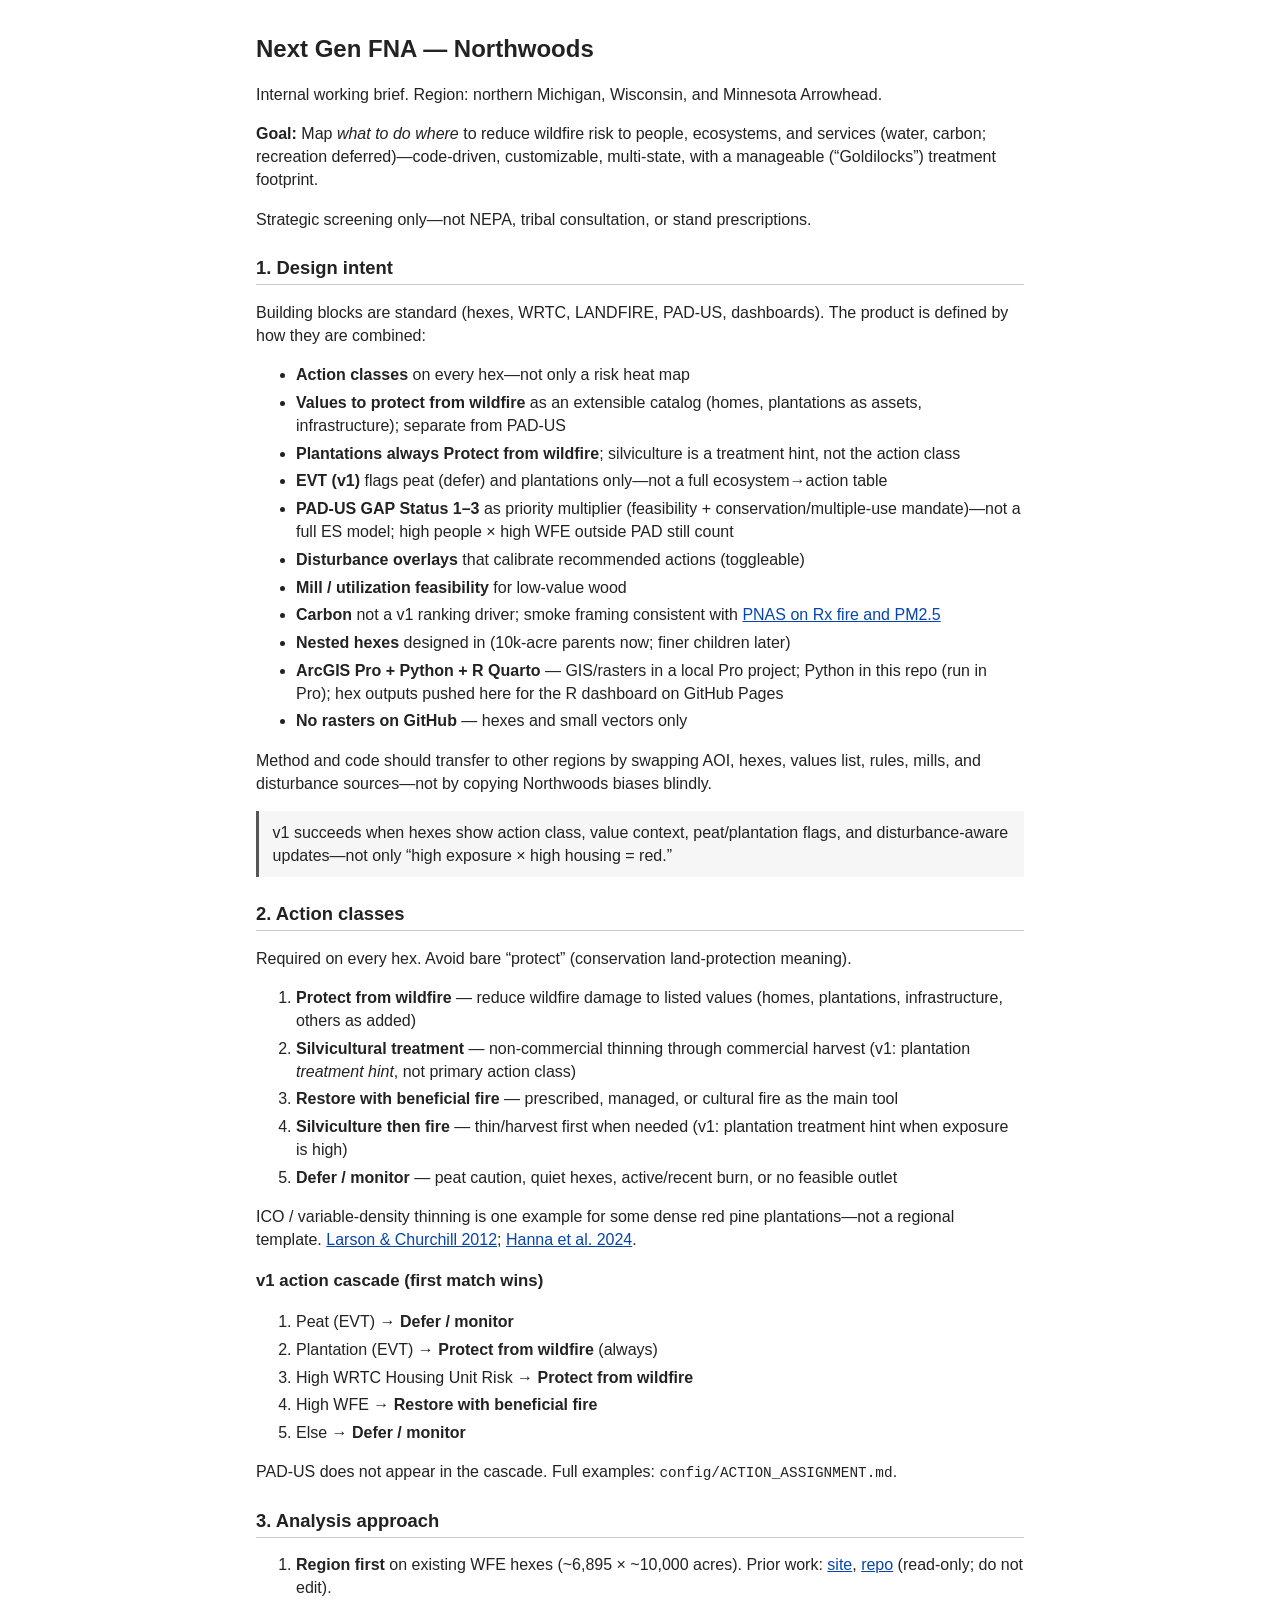
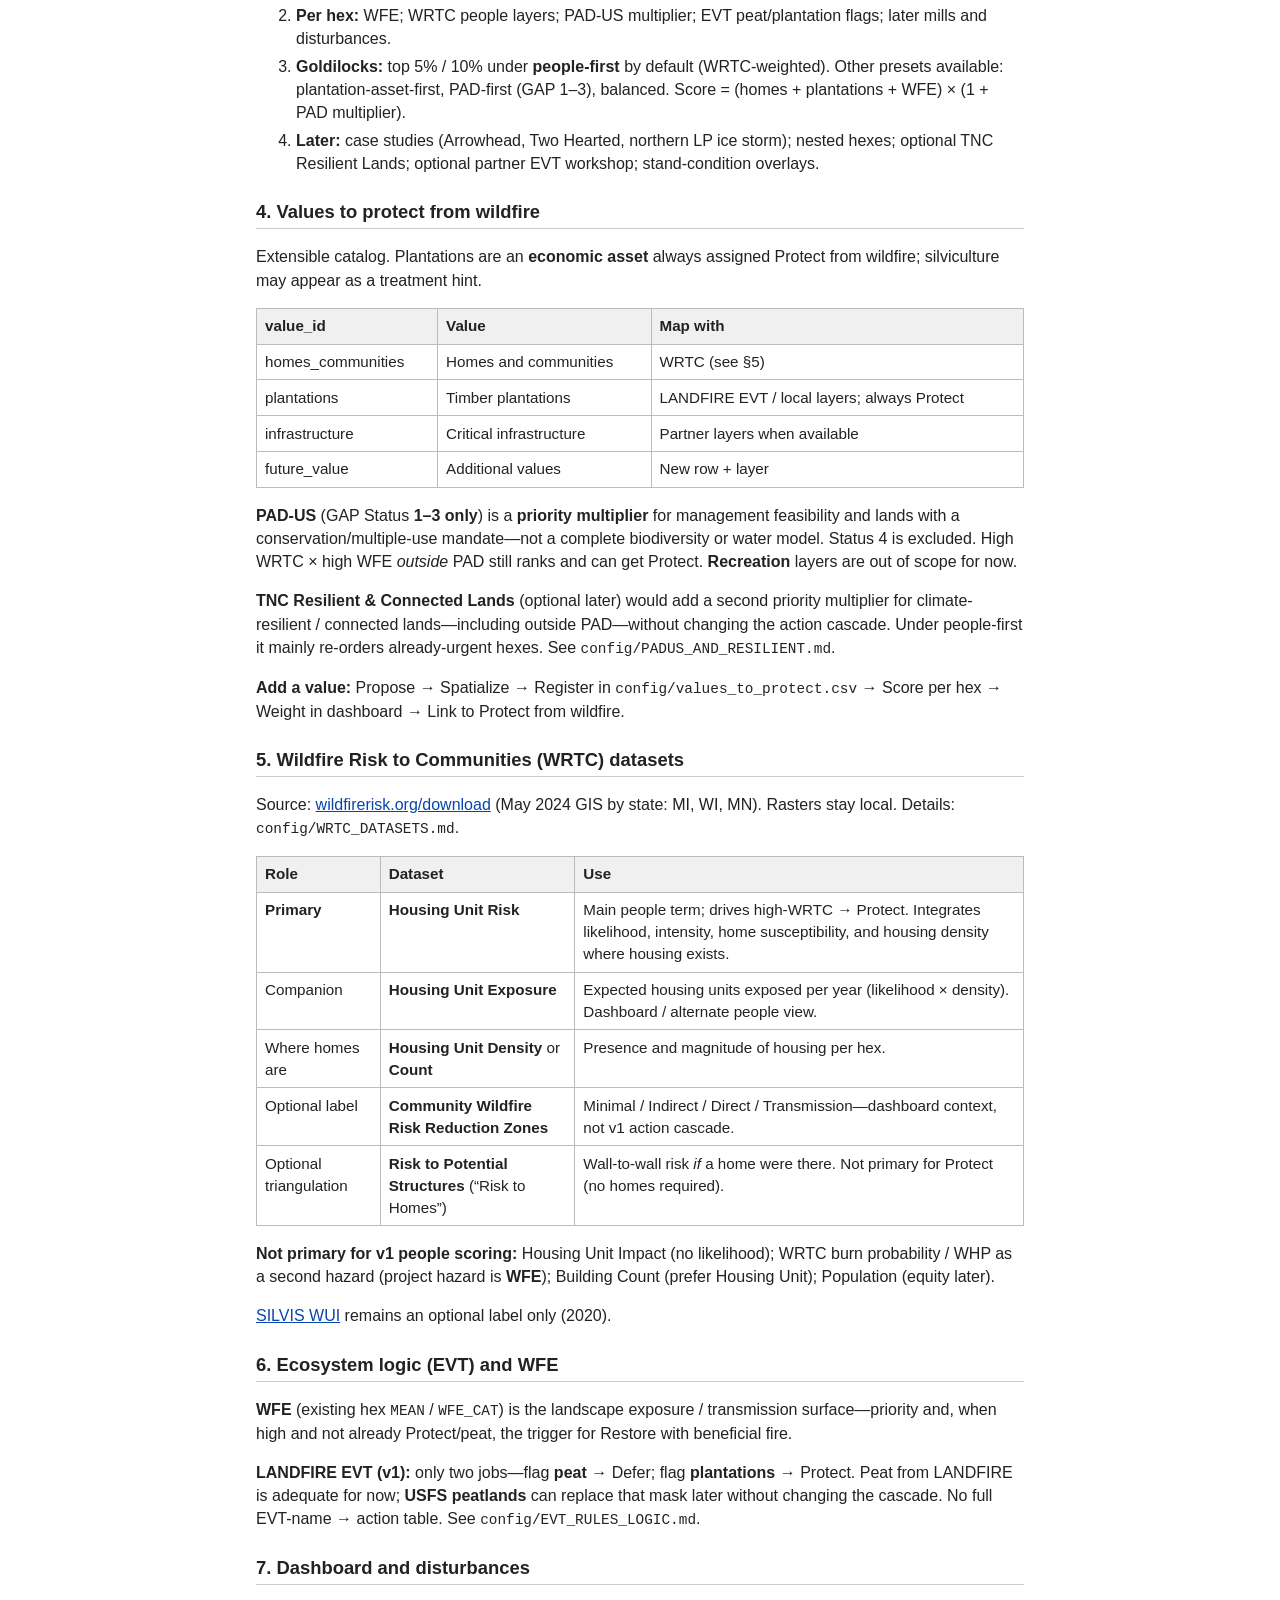
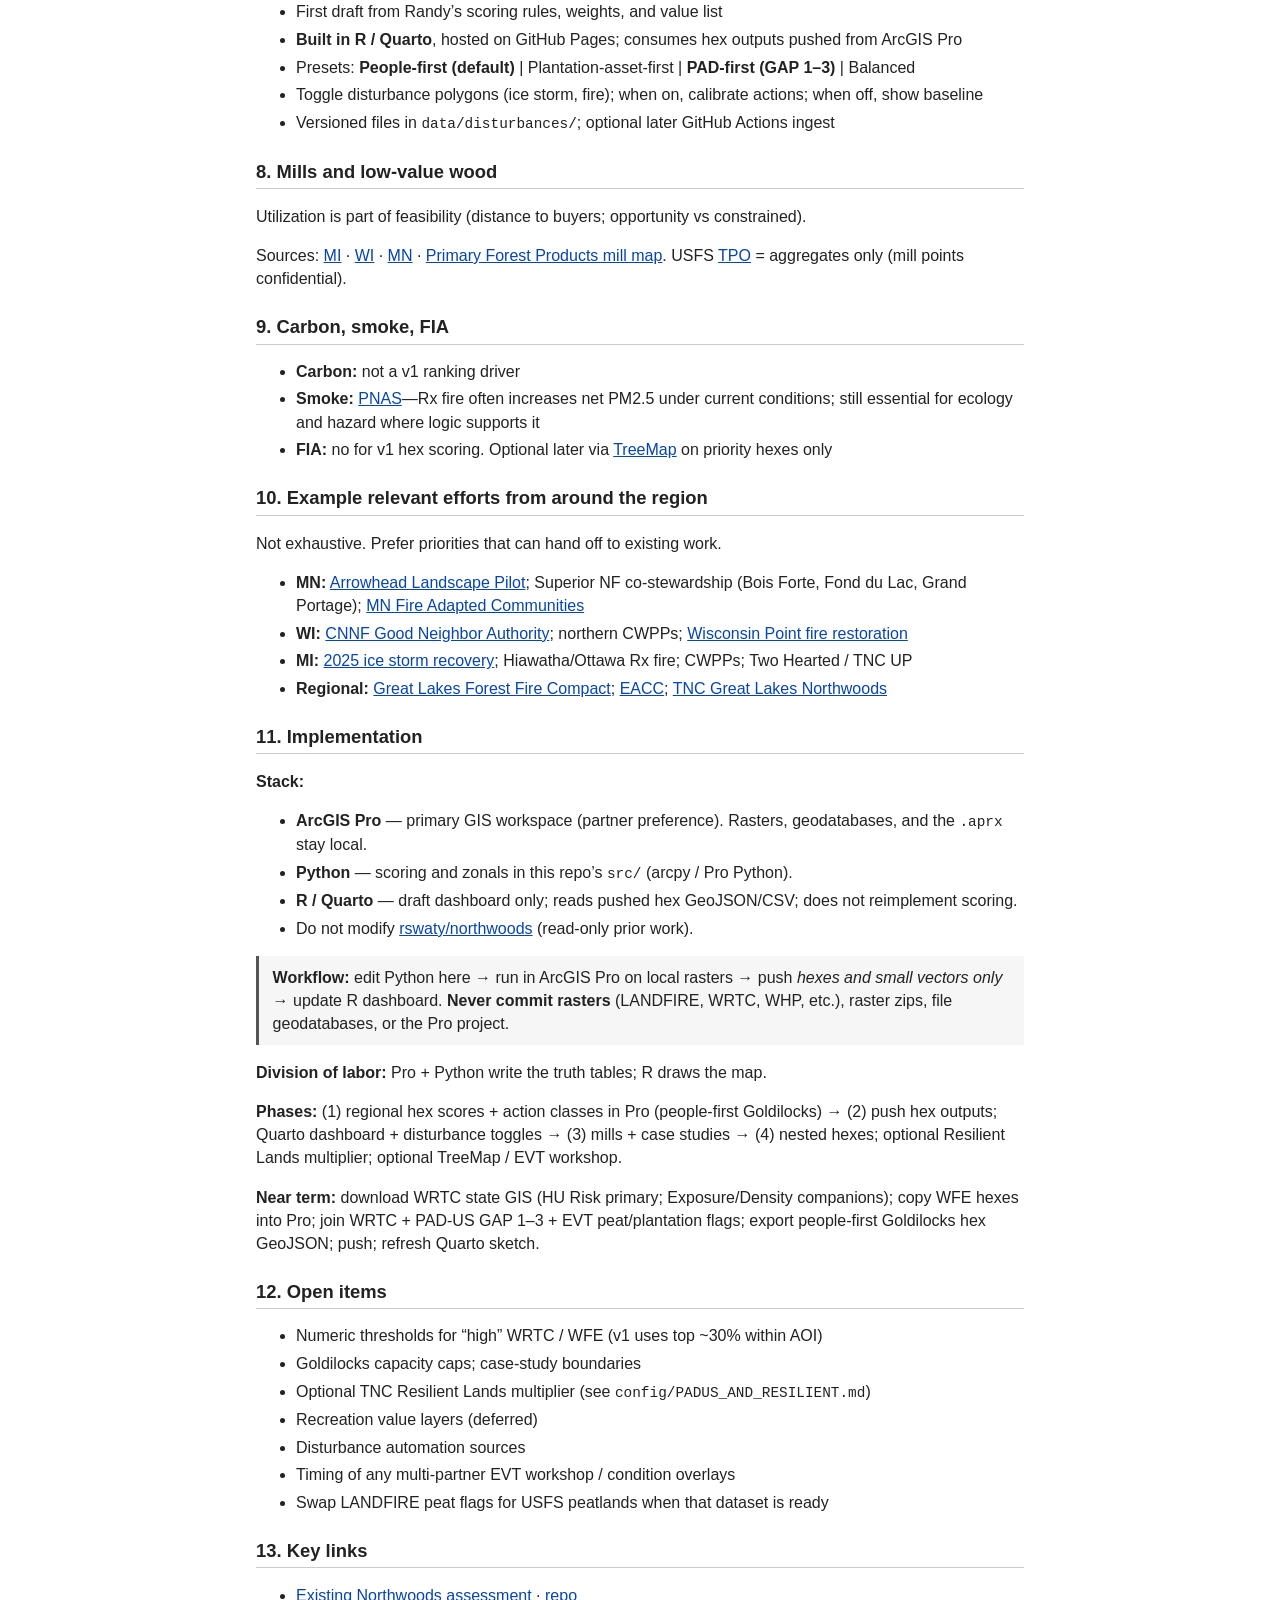
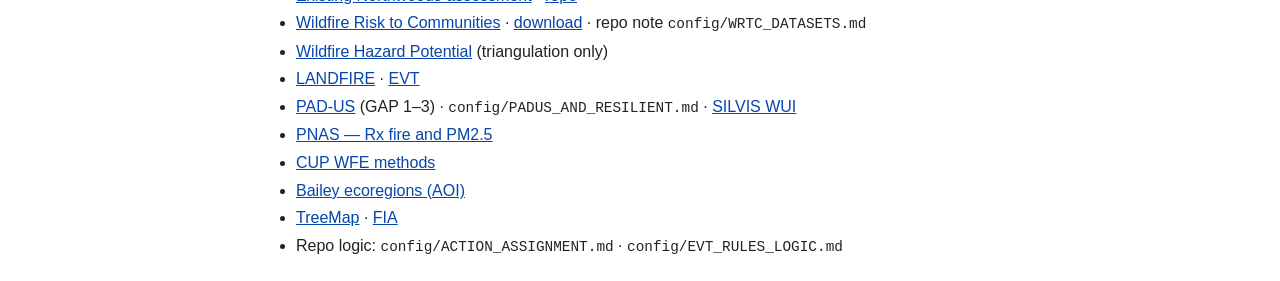
<file: next_gen_fna.html>
<!DOCTYPE html>
<html lang="en">
<head>
<meta charset="utf-8"/>
<title>Next Gen FNA — Northwoods</title>
<style>
  body { font-family: Calibri, Arial, sans-serif; max-width: 48rem; margin: 2rem auto; line-height: 1.45; color: #222; padding: 0 1rem; }
  h1 { font-size: 1.5rem; }
  h2 { font-size: 1.15rem; margin-top: 1.5rem; border-bottom: 1px solid #ccc; padding-bottom: 0.15rem; }
  h3 { font-size: 1.05rem; margin-top: 1.1rem; }
  ul, ol { margin-top: 0.35rem; }
  li { margin-bottom: 0.28rem; }
  table { border-collapse: collapse; width: 100%; margin: 0.6rem 0 1rem; font-size: 0.95rem; }
  th, td { border: 1px solid #bbb; padding: 0.4rem 0.5rem; text-align: left; vertical-align: top; }
  th { background: #f0f0f0; }
  .note { background: #f6f6f6; padding: 0.6rem 0.85rem; border-left: 3px solid #555; margin: 0.75rem 0; }
  a { color: #0645ad; }
  code { font-family: Consolas, monospace; font-size: 0.9em; }
</style>
</head>
<body>

<h1>Next Gen FNA — Northwoods</h1>
<p>Internal working brief. Region: northern Michigan, Wisconsin, and Minnesota Arrowhead.</p>
<p><strong>Goal:</strong> Map <em>what to do where</em> to reduce wildfire risk to people, ecosystems, and services (water, carbon; recreation deferred)—code-driven, customizable, multi-state, with a manageable (“Goldilocks”) treatment footprint.</p>
<p>Strategic screening only—not NEPA, tribal consultation, or stand prescriptions.</p>

<h2>1. Design intent</h2>
<p>Building blocks are standard (hexes, WRTC, LANDFIRE, PAD-US, dashboards). The product is defined by how they are combined:</p>
<ul>
  <li><strong>Action classes</strong> on every hex—not only a risk heat map</li>
  <li><strong>Values to protect from wildfire</strong> as an extensible catalog (homes, plantations as assets, infrastructure); separate from PAD-US</li>
  <li><strong>Plantations always Protect from wildfire</strong>; silviculture is a treatment hint, not the action class</li>
  <li><strong>EVT (v1)</strong> flags peat (defer) and plantations only—not a full ecosystem→action table</li>
  <li><strong>PAD-US GAP Status 1–3</strong> as priority multiplier (feasibility + conservation/multiple-use mandate)—not a full ES model; high people × high WFE outside PAD still count</li>
  <li><strong>Disturbance overlays</strong> that calibrate recommended actions (toggleable)</li>
  <li><strong>Mill / utilization feasibility</strong> for low-value wood</li>
  <li><strong>Carbon</strong> not a v1 ranking driver; smoke framing consistent with <a href="https://www.pnas.org/doi/10.1073/pnas.2613722123">PNAS on Rx fire and PM2.5</a></li>
  <li><strong>Nested hexes</strong> designed in (10k-acre parents now; finer children later)</li>
  <li><strong>ArcGIS Pro + Python + R Quarto</strong> — GIS/rasters in a local Pro project; Python in this repo (run in Pro); hex outputs pushed here for the R dashboard on GitHub Pages</li>
  <li><strong>No rasters on GitHub</strong> — hexes and small vectors only</li>
</ul>
<p>Method and code should transfer to other regions by swapping AOI, hexes, values list, rules, mills, and disturbance sources—not by copying Northwoods biases blindly.</p>
<p class="note">v1 succeeds when hexes show action class, value context, peat/plantation flags, and disturbance-aware updates—not only “high exposure × high housing = red.”</p>

<h2>2. Action classes</h2>
<p>Required on every hex. Avoid bare “protect” (conservation land-protection meaning).</p>
<ol>
  <li><strong>Protect from wildfire</strong> — reduce wildfire damage to listed values (homes, plantations, infrastructure, others as added)</li>
  <li><strong>Silvicultural treatment</strong> — non-commercial thinning through commercial harvest (v1: plantation <em>treatment hint</em>, not primary action class)</li>
  <li><strong>Restore with beneficial fire</strong> — prescribed, managed, or cultural fire as the main tool</li>
  <li><strong>Silviculture then fire</strong> — thin/harvest first when needed (v1: plantation treatment hint when exposure is high)</li>
  <li><strong>Defer / monitor</strong> — peat caution, quiet hexes, active/recent burn, or no feasible outlet</li>
</ol>
<p>ICO / variable-density thinning is one example for some dense red pine plantations—not a regional template. <a href="https://doi.org/10.1016/j.foreco.2012.02.033">Larson &amp; Churchill 2012</a>; <a href="https://pmc.ncbi.nlm.nih.gov/articles/PMC11082040/">Hanna et al. 2024</a>.</p>

<h3>v1 action cascade (first match wins)</h3>
<ol>
  <li>Peat (EVT) → <strong>Defer / monitor</strong></li>
  <li>Plantation (EVT) → <strong>Protect from wildfire</strong> (always)</li>
  <li>High WRTC Housing Unit Risk → <strong>Protect from wildfire</strong></li>
  <li>High WFE → <strong>Restore with beneficial fire</strong></li>
  <li>Else → <strong>Defer / monitor</strong></li>
</ol>
<p>PAD-US does not appear in the cascade. Full examples: <code>config/ACTION_ASSIGNMENT.md</code>.</p>

<h2>3. Analysis approach</h2>
<ol>
  <li><strong>Region first</strong> on existing WFE hexes (~6,895 × ~10,000 acres). Prior work: <a href="https://rswaty.github.io/northwoods/">site</a>, <a href="https://github.com/rswaty/northwoods">repo</a> (read-only; do not edit).</li>
  <li><strong>Per hex:</strong> WFE; WRTC people layers; PAD-US multiplier; EVT peat/plantation flags; later mills and disturbances.</li>
  <li><strong>Goldilocks:</strong> top 5% / 10% under <strong>people-first</strong> by default (WRTC-weighted). Other presets available: plantation-asset-first, PAD-first (GAP 1–3), balanced. Score = (homes + plantations + WFE) × (1 + PAD multiplier).</li>
  <li><strong>Later:</strong> case studies (Arrowhead, Two Hearted, northern LP ice storm); nested hexes; optional TNC Resilient Lands; optional partner EVT workshop; stand-condition overlays.</li>
</ol>

<h2>4. Values to protect from wildfire</h2>
<p>Extensible catalog. Plantations are an <strong>economic asset</strong> always assigned Protect from wildfire; silviculture may appear as a treatment hint.</p>
<table>
  <tr><th>value_id</th><th>Value</th><th>Map with</th></tr>
  <tr><td>homes_communities</td><td>Homes and communities</td><td>WRTC (see §5)</td></tr>
  <tr><td>plantations</td><td>Timber plantations</td><td>LANDFIRE EVT / local layers; always Protect</td></tr>
  <tr><td>infrastructure</td><td>Critical infrastructure</td><td>Partner layers when available</td></tr>
  <tr><td>future_value</td><td>Additional values</td><td>New row + layer</td></tr>
</table>
<p><strong>PAD-US</strong> (GAP Status <strong>1–3 only</strong>) is a <strong>priority multiplier</strong> for management feasibility and lands with a conservation/multiple-use mandate—not a complete biodiversity or water model. Status 4 is excluded. High WRTC × high WFE <em>outside</em> PAD still ranks and can get Protect. <strong>Recreation</strong> layers are out of scope for now.</p>
<p><strong>TNC Resilient &amp; Connected Lands</strong> (optional later) would add a second priority multiplier for climate-resilient / connected lands—including outside PAD—without changing the action cascade. Under people-first it mainly re-orders already-urgent hexes. See <code>config/PADUS_AND_RESILIENT.md</code>.</p>
<p><strong>Add a value:</strong> Propose → Spatialize → Register in <code>config/values_to_protect.csv</code> → Score per hex → Weight in dashboard → Link to Protect from wildfire.</p>

<h2>5. Wildfire Risk to Communities (WRTC) datasets</h2>
<p>Source: <a href="https://wildfirerisk.org/download/">wildfirerisk.org/download</a> (May 2024 GIS by state: MI, WI, MN). Rasters stay local. Details: <code>config/WRTC_DATASETS.md</code>.</p>
<table>
  <tr><th>Role</th><th>Dataset</th><th>Use</th></tr>
  <tr><td><strong>Primary</strong></td><td><strong>Housing Unit Risk</strong></td><td>Main people term; drives high-WRTC → Protect. Integrates likelihood, intensity, home susceptibility, and housing density where housing exists.</td></tr>
  <tr><td>Companion</td><td><strong>Housing Unit Exposure</strong></td><td>Expected housing units exposed per year (likelihood × density). Dashboard / alternate people view.</td></tr>
  <tr><td>Where homes are</td><td><strong>Housing Unit Density</strong> or <strong>Count</strong></td><td>Presence and magnitude of housing per hex.</td></tr>
  <tr><td>Optional label</td><td><strong>Community Wildfire Risk Reduction Zones</strong></td><td>Minimal / Indirect / Direct / Transmission—dashboard context, not v1 action cascade.</td></tr>
  <tr><td>Optional triangulation</td><td><strong>Risk to Potential Structures</strong> (“Risk to Homes”)</td><td>Wall-to-wall risk <em>if</em> a home were there. Not primary for Protect (no homes required).</td></tr>
</table>
<p><strong>Not primary for v1 people scoring:</strong> Housing Unit Impact (no likelihood); WRTC burn probability / WHP as a second hazard (project hazard is <strong>WFE</strong>); Building Count (prefer Housing Unit); Population (equity later).</p>
<p><a href="https://silvis.forest.wisc.edu/data/wui-change/">SILVIS WUI</a> remains an optional label only (2020).</p>

<h2>6. Ecosystem logic (EVT) and WFE</h2>
<p><strong>WFE</strong> (existing hex <code>MEAN</code> / <code>WFE_CAT</code>) is the landscape exposure / transmission surface—priority and, when high and not already Protect/peat, the trigger for Restore with beneficial fire.</p>
<p><strong>LANDFIRE EVT (v1):</strong> only two jobs—flag <strong>peat</strong> → Defer; flag <strong>plantations</strong> → Protect. Peat from LANDFIRE is adequate for now; <strong>USFS peatlands</strong> can replace that mask later without changing the cascade. No full EVT-name → action table. See <code>config/EVT_RULES_LOGIC.md</code>.</p>

<h2>7. Dashboard and disturbances</h2>
<ul>
  <li>First draft from Randy’s scoring rules, weights, and value list</li>
  <li><strong>Built in R / Quarto</strong>, hosted on GitHub Pages; consumes hex outputs pushed from ArcGIS Pro</li>
  <li>Presets: <strong>People-first (default)</strong> | Plantation-asset-first | <strong>PAD-first (GAP 1–3)</strong> | Balanced</li>
  <li>Toggle disturbance polygons (ice storm, fire); when on, calibrate actions; when off, show baseline</li>
  <li>Versioned files in <code>data/disturbances/</code>; optional later GitHub Actions ingest</li>
</ul>

<h2>8. Mills and low-value wood</h2>
<p>Utilization is part of feasibility (distance to buyers; opportunity vs constrained).</p>
<p>Sources: <a href="https://www2.dnr.state.mi.us/mfid/">MI</a> · <a href="https://dnr.wisconsin.gov/topic/forestbusinesses/industries">WI</a> · <a href="https://www.dnr.state.mn.us/forestry/um/index.html">MN</a> · <a href="https://primary.forestproductslocator.org/mill-map">Primary Forest Products mill map</a>. USFS <a href="https://research.fs.usda.gov/programs/nrum">TPO</a> = aggregates only (mill points confidential).</p>

<h2>9. Carbon, smoke, FIA</h2>
<ul>
  <li><strong>Carbon:</strong> not a v1 ranking driver</li>
  <li><strong>Smoke:</strong> <a href="https://www.pnas.org/doi/10.1073/pnas.2613722123">PNAS</a>—Rx fire often increases net PM2.5 under current conditions; still essential for ecology and hazard where logic supports it</li>
  <li><strong>FIA:</strong> no for v1 hex scoring. Optional later via <a href="https://research.fs.usda.gov/firelab/products/dataandtools/treemap-tree-level-model-united-states-forests">TreeMap</a> on priority hexes only</li>
</ul>

<h2>10. Example relevant efforts from around the region</h2>
<p>Not exhaustive. Prefer priorities that can hand off to existing work.</p>
<ul>
  <li><strong>MN:</strong> <a href="https://www.fs.usda.gov/r09/superior/natural-resources/forest-management/arrowhead-landscape-pilot-project">Arrowhead Landscape Pilot</a>; Superior NF co-stewardship (Bois Forte, Fond du Lac, Grand Portage); <a href="https://www.minnesotafac.org/">MN Fire Adapted Communities</a></li>
  <li><strong>WI:</strong> <a href="https://dnr.wisconsin.gov/topic/forestmanagement/gnaGeneralInfo">CNNF Good Neighbor Authority</a>; northern CWPPs; <a href="https://www.superiorwi.gov/DocumentCenter/View/16070/Wisconsin_Point_Fire_Restoration_Fact_Sheet_2025">Wisconsin Point fire restoration</a></li>
  <li><strong>MI:</strong> <a href="https://www.michigan.gov/dnr/about/newsroom/storm-recovery">2025 ice storm recovery</a>; Hiawatha/Ottawa Rx fire; CWPPs; Two Hearted / TNC UP</li>
  <li><strong>Regional:</strong> <a href="https://compacts.csg.org/compact/great-lakes-forest-fire-compact/">Great Lakes Forest Fire Compact</a>; <a href="https://gacc.nifc.gov/eacc/">EACC</a>; <a href="https://www.nature.org/en-us/about-us/where-we-work/priority-landscapes/great-lakes/stories-in-the-great-lakes/great-lakes-northwoods/">TNC Great Lakes Northwoods</a></li>
</ul>

<h2>11. Implementation</h2>
<p><strong>Stack:</strong></p>
<ul>
  <li><strong>ArcGIS Pro</strong> — primary GIS workspace (partner preference). Rasters, geodatabases, and the <code>.aprx</code> stay local.</li>
  <li><strong>Python</strong> — scoring and zonals in this repo’s <code>src/</code> (arcpy / Pro Python).</li>
  <li><strong>R / Quarto</strong> — draft dashboard only; reads pushed hex GeoJSON/CSV; does not reimplement scoring.</li>
  <li>Do not modify <a href="https://github.com/rswaty/northwoods">rswaty/northwoods</a> (read-only prior work).</li>
</ul>
<p class="note"><strong>Workflow:</strong> edit Python here → run in ArcGIS Pro on local rasters → push <em>hexes and small vectors only</em> → update R dashboard. <strong>Never commit rasters</strong> (LANDFIRE, WRTC, WHP, etc.), raster zips, file geodatabases, or the Pro project.</p>
<p><strong>Division of labor:</strong> Pro + Python write the truth tables; R draws the map.</p>
<p><strong>Phases:</strong> (1) regional hex scores + action classes in Pro (people-first Goldilocks) → (2) push hex outputs; Quarto dashboard + disturbance toggles → (3) mills + case studies → (4) nested hexes; optional Resilient Lands multiplier; optional TreeMap / EVT workshop.</p>
<p><strong>Near term:</strong> download WRTC state GIS (HU Risk primary; Exposure/Density companions); copy WFE hexes into Pro; join WRTC + PAD-US GAP 1–3 + EVT peat/plantation flags; export people-first Goldilocks hex GeoJSON; push; refresh Quarto sketch.</p>

<h2>12. Open items</h2>
<ul>
  <li>Numeric thresholds for “high” WRTC / WFE (v1 uses top ~30% within AOI)</li>
  <li>Goldilocks capacity caps; case-study boundaries</li>
  <li>Optional TNC Resilient Lands multiplier (see <code>config/PADUS_AND_RESILIENT.md</code>)</li>
  <li>Recreation value layers (deferred)</li>
  <li>Disturbance automation sources</li>
  <li>Timing of any multi-partner EVT workshop / condition overlays</li>
  <li>Swap LANDFIRE peat flags for USFS peatlands when that dataset is ready</li>
</ul>

<h2>13. Key links</h2>
<ul>
  <li><a href="https://rswaty.github.io/northwoods/">Existing Northwoods assessment</a> · <a href="https://github.com/rswaty/northwoods">repo</a></li>
  <li><a href="https://wildfirerisk.org/">Wildfire Risk to Communities</a> · <a href="https://wildfirerisk.org/download/">download</a> · repo note <code>config/WRTC_DATASETS.md</code></li>
  <li><a href="https://research.fs.usda.gov/firelab/products/dataandtools/wildfire-hazard-potential">Wildfire Hazard Potential</a> (triangulation only)</li>
  <li><a href="https://landfire.gov/">LANDFIRE</a> · <a href="https://landfire.gov/vegetation/evt">EVT</a></li>
  <li><a href="https://www.usgs.gov/programs/gap-analysis-project/science/pad-us-data-download">PAD-US</a> (GAP 1–3) · <code>config/PADUS_AND_RESILIENT.md</code> · <a href="https://silvis.forest.wisc.edu/data/wui-change/">SILVIS WUI</a></li>
  <li><a href="https://www.pnas.org/doi/10.1073/pnas.2613722123">PNAS — Rx fire and PM2.5</a></li>
  <li><a href="https://conservation-data-lab.github.io/cup_assessment/fire.html">CUP WFE methods</a></li>
  <li><a href="https://doi.org/10.2737/RDS-2016-0003">Bailey ecoregions (AOI)</a></li>
  <li><a href="https://data.fs.usda.gov/geodata/rastergateway/treemap/">TreeMap</a> · <a href="https://research.fs.usda.gov/programs/fia">FIA</a></li>
  <li>Repo logic: <code>config/ACTION_ASSIGNMENT.md</code> · <code>config/EVT_RULES_LOGIC.md</code></li>
</ul>

</body>
</html>
</file>
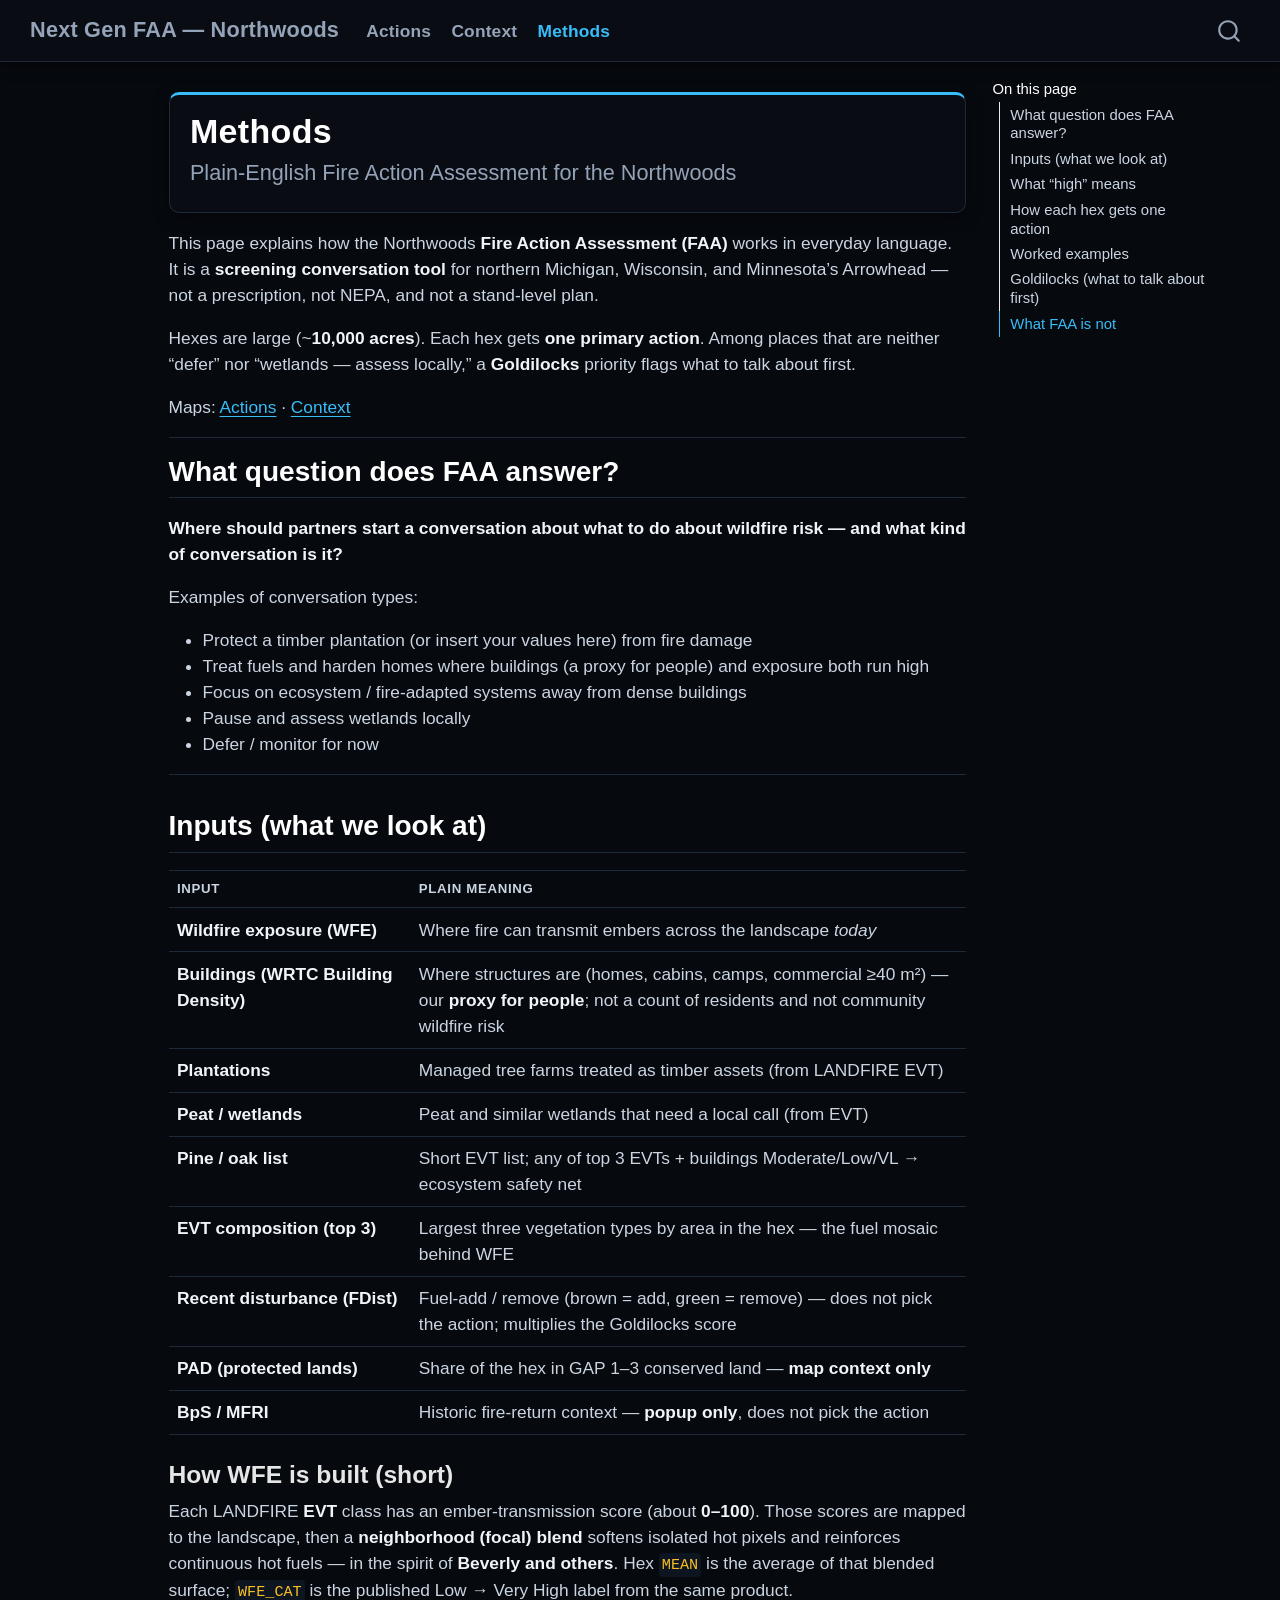
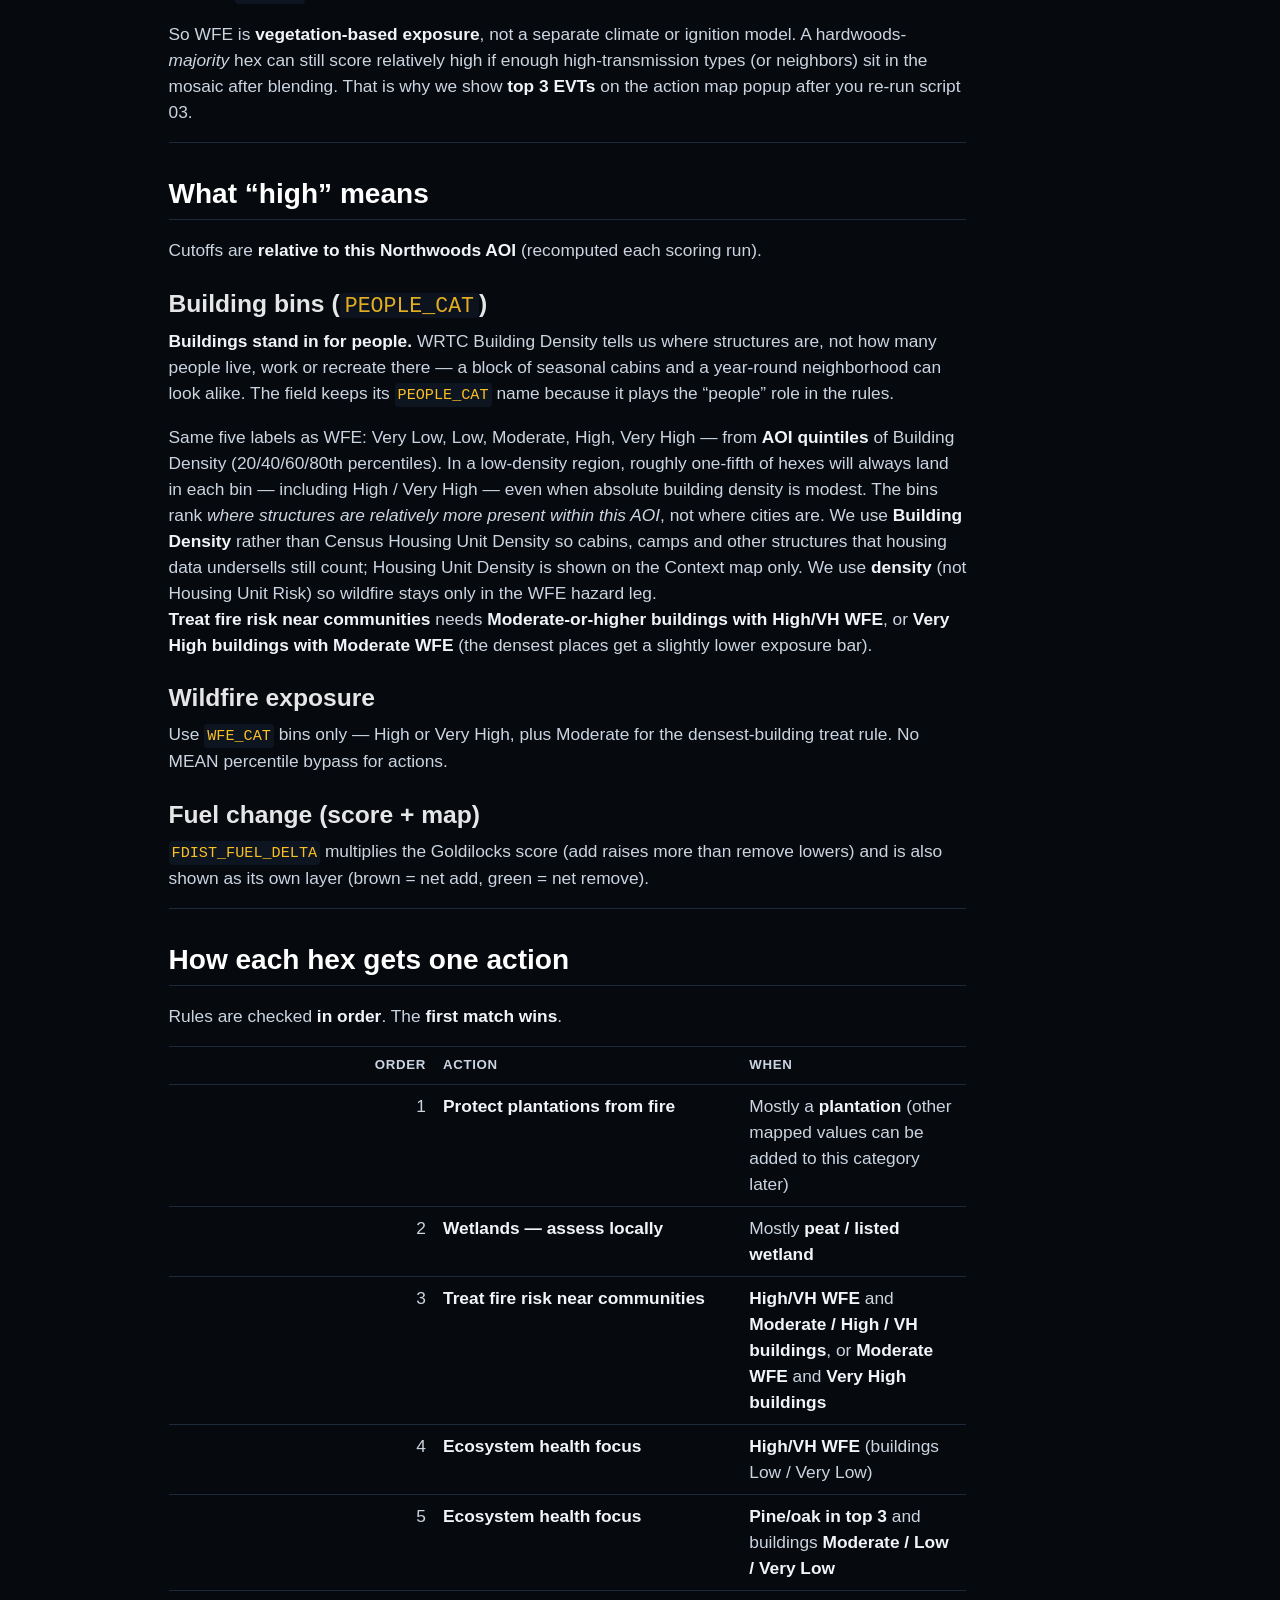
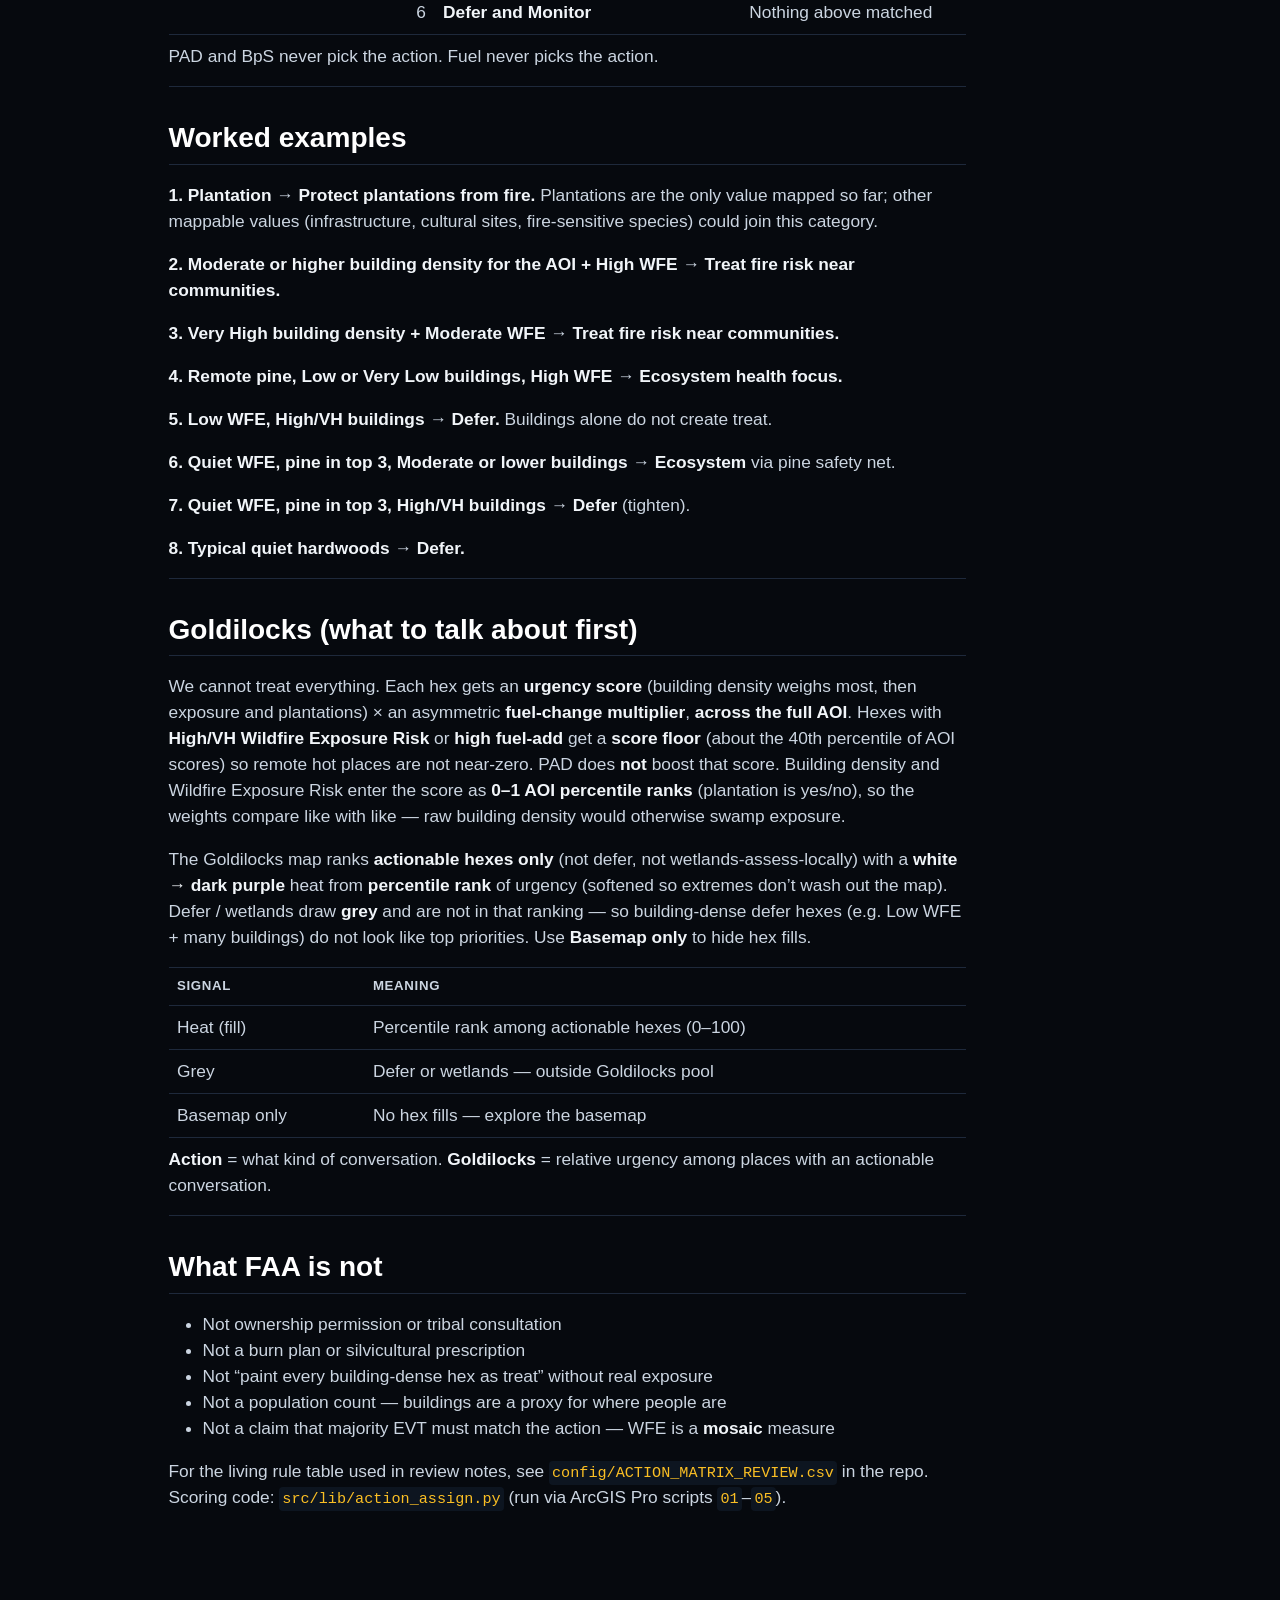
<file: docs/methods.html>
<!DOCTYPE html>
<html xmlns="http://www.w3.org/1999/xhtml" lang="en" xml:lang="en"><head>

<meta charset="utf-8">
<meta name="generator" content="quarto-1.6.42">

<meta name="viewport" content="width=device-width, initial-scale=1.0, user-scalable=yes">


<title>Methods – Next Gen FAA — Northwoods</title>
<style>
code{white-space: pre-wrap;}
span.smallcaps{font-variant: small-caps;}
div.columns{display: flex; gap: min(4vw, 1.5em);}
div.column{flex: auto; overflow-x: auto;}
div.hanging-indent{margin-left: 1.5em; text-indent: -1.5em;}
ul.task-list{list-style: none;}
ul.task-list li input[type="checkbox"] {
  width: 0.8em;
  margin: 0 0.8em 0.2em -1em; /* quarto-specific, see https://github.com/quarto-dev/quarto-cli/issues/4556 */ 
  vertical-align: middle;
}
</style>


<script src="site_libs/quarto-nav/quarto-nav.js"></script>
<script src="site_libs/quarto-nav/headroom.min.js"></script>
<script src="site_libs/clipboard/clipboard.min.js"></script>
<script src="site_libs/quarto-search/autocomplete.umd.js"></script>
<script src="site_libs/quarto-search/fuse.min.js"></script>
<script src="site_libs/quarto-search/quarto-search.js"></script>
<meta name="quarto:offset" content="./">
<script src="site_libs/quarto-html/quarto.js"></script>
<script src="site_libs/quarto-html/popper.min.js"></script>
<script src="site_libs/quarto-html/tippy.umd.min.js"></script>
<script src="site_libs/quarto-html/anchor.min.js"></script>
<link href="site_libs/quarto-html/tippy.css" rel="stylesheet">
<link href="site_libs/quarto-html/quarto-syntax-highlighting-dark-b53751a350365c71b6c909e95f209ed1.css" rel="stylesheet" id="quarto-text-highlighting-styles">
<script src="site_libs/bootstrap/bootstrap.min.js"></script>
<link href="site_libs/bootstrap/bootstrap-icons.css" rel="stylesheet">
<link href="site_libs/bootstrap/bootstrap-1c4399fa823d7ebac2a5662ba207351f.min.css" rel="stylesheet" append-hash="true" id="quarto-bootstrap" data-mode="dark">
<script id="quarto-search-options" type="application/json">{
  "location": "navbar",
  "copy-button": false,
  "collapse-after": 3,
  "panel-placement": "end",
  "type": "overlay",
  "limit": 50,
  "keyboard-shortcut": [
    "f",
    "/",
    "s"
  ],
  "show-item-context": false,
  "language": {
    "search-no-results-text": "No results",
    "search-matching-documents-text": "matching documents",
    "search-copy-link-title": "Copy link to search",
    "search-hide-matches-text": "Hide additional matches",
    "search-more-match-text": "more match in this document",
    "search-more-matches-text": "more matches in this document",
    "search-clear-button-title": "Clear",
    "search-text-placeholder": "",
    "search-detached-cancel-button-title": "Cancel",
    "search-submit-button-title": "Submit",
    "search-label": "Search"
  }
}</script>


<link rel="stylesheet" href="styles.css">
</head>

<body class="nav-fixed">

<div id="quarto-search-results"></div>
  <header id="quarto-header" class="headroom fixed-top">
    <nav class="navbar navbar-expand-lg " data-bs-theme="dark">
      <div class="navbar-container container-fluid">
      <div class="navbar-brand-container mx-auto">
    <a class="navbar-brand" href="./index.html">
    <span class="navbar-title">Next Gen FAA — Northwoods</span>
    </a>
  </div>
            <div id="quarto-search" class="" title="Search"></div>
          <button class="navbar-toggler" type="button" data-bs-toggle="collapse" data-bs-target="#navbarCollapse" aria-controls="navbarCollapse" role="menu" aria-expanded="false" aria-label="Toggle navigation" onclick="if (window.quartoToggleHeadroom) { window.quartoToggleHeadroom(); }">
  <span class="navbar-toggler-icon"></span>
</button>
          <div class="collapse navbar-collapse" id="navbarCollapse">
            <ul class="navbar-nav navbar-nav-scroll me-auto">
  <li class="nav-item">
    <a class="nav-link" href="./index.html"> 
<span class="menu-text">Actions</span></a>
  </li>  
  <li class="nav-item">
    <a class="nav-link" href="./context.html"> 
<span class="menu-text">Context</span></a>
  </li>  
  <li class="nav-item">
    <a class="nav-link active" href="./methods.html" aria-current="page"> 
<span class="menu-text">Methods</span></a>
  </li>  
</ul>
          </div> <!-- /navcollapse -->
            <div class="quarto-navbar-tools">
</div>
      </div> <!-- /container-fluid -->
    </nav>
</header>
<!-- content -->
<div id="quarto-content" class="quarto-container page-columns page-rows-contents page-layout-article page-navbar">
<!-- sidebar -->
<!-- margin-sidebar -->
    <div id="quarto-margin-sidebar" class="sidebar margin-sidebar">
        <nav id="TOC" role="doc-toc" class="toc-active">
    <h2 id="toc-title">On this page</h2>
   
  <ul class="collapse">
  <li><a href="#what-question-does-faa-answer" id="toc-what-question-does-faa-answer" class="nav-link active" data-scroll-target="#what-question-does-faa-answer">What question does FAA answer?</a></li>
  <li><a href="#inputs-what-we-look-at" id="toc-inputs-what-we-look-at" class="nav-link" data-scroll-target="#inputs-what-we-look-at">Inputs (what we look at)</a></li>
  <li><a href="#what-high-means" id="toc-what-high-means" class="nav-link" data-scroll-target="#what-high-means">What “high” means</a></li>
  <li><a href="#how-each-hex-gets-one-action" id="toc-how-each-hex-gets-one-action" class="nav-link" data-scroll-target="#how-each-hex-gets-one-action">How each hex gets one action</a></li>
  <li><a href="#worked-examples" id="toc-worked-examples" class="nav-link" data-scroll-target="#worked-examples">Worked examples</a></li>
  <li><a href="#goldilocks-what-to-talk-about-first" id="toc-goldilocks-what-to-talk-about-first" class="nav-link" data-scroll-target="#goldilocks-what-to-talk-about-first">Goldilocks (what to talk about first)</a></li>
  <li><a href="#what-faa-is-not" id="toc-what-faa-is-not" class="nav-link" data-scroll-target="#what-faa-is-not">What FAA is not</a></li>
  </ul>
</nav>
    </div>
<!-- main -->
<main class="content" id="quarto-document-content">

<header id="title-block-header" class="quarto-title-block default">
<div class="quarto-title">
<h1 class="title">Methods</h1>
<p class="subtitle lead">Plain-English Fire Action Assessment for the Northwoods</p>
</div>



<div class="quarto-title-meta">

    
  
    
  </div>
  


</header>


<p>This page explains how the Northwoods <strong>Fire Action Assessment (FAA)</strong> works in everyday language. It is a <strong>screening conversation tool</strong> for northern Michigan, Wisconsin, and Minnesota’s Arrowhead — not a prescription, not NEPA, and not a stand-level plan.</p>
<p>Hexes are large (~<strong>10,000 acres</strong>). Each hex gets <strong>one primary action</strong>. Among places that are neither “defer” nor “wetlands — assess locally,” a <strong>Goldilocks</strong> priority flags what to talk about first.</p>
<p>Maps: <a href="./index.html">Actions</a> · <a href="./context.html">Context</a></p>
<hr>
<section id="what-question-does-faa-answer" class="level2">
<h2 class="anchored" data-anchor-id="what-question-does-faa-answer">What question does FAA answer?</h2>
<p><strong>Where should partners start a conversation about what to do about wildfire risk — and what kind of conversation is it?</strong></p>
<p>Examples of conversation types:</p>
<ul>
<li>Protect a timber plantation (or insert your values here) from fire damage<br>
</li>
<li>Treat fuels and harden homes where buildings (a proxy for people) and exposure both run high<br>
</li>
<li>Focus on ecosystem / fire-adapted systems away from dense buildings<br>
</li>
<li>Pause and assess wetlands locally<br>
</li>
<li>Defer / monitor for now</li>
</ul>
<hr>
</section>
<section id="inputs-what-we-look-at" class="level2">
<h2 class="anchored" data-anchor-id="inputs-what-we-look-at">Inputs (what we look at)</h2>
<table class="caption-top table">
<colgroup>
<col style="width: 30%">
<col style="width: 69%">
</colgroup>
<thead>
<tr class="header">
<th>Input</th>
<th>Plain meaning</th>
</tr>
</thead>
<tbody>
<tr class="odd">
<td><strong>Wildfire exposure (WFE)</strong></td>
<td>Where fire can transmit embers across the landscape <em>today</em></td>
</tr>
<tr class="even">
<td><strong>Buildings (WRTC Building Density)</strong></td>
<td>Where structures are (homes, cabins, camps, commercial ≥40 m²) — our <strong>proxy for people</strong>; not a count of residents and not community wildfire risk</td>
</tr>
<tr class="odd">
<td><strong>Plantations</strong></td>
<td>Managed tree farms treated as timber assets (from LANDFIRE EVT)</td>
</tr>
<tr class="even">
<td><strong>Peat / wetlands</strong></td>
<td>Peat and similar wetlands that need a local call (from EVT)</td>
</tr>
<tr class="odd">
<td><strong>Pine / oak list</strong></td>
<td>Short EVT list; any of top 3 EVTs + buildings Moderate/Low/VL → ecosystem safety net</td>
</tr>
<tr class="even">
<td><strong>EVT composition (top 3)</strong></td>
<td>Largest three vegetation types by area in the hex — the fuel mosaic behind WFE</td>
</tr>
<tr class="odd">
<td><strong>Recent disturbance (FDist)</strong></td>
<td>Fuel-add / remove (brown = add, green = remove) — does not pick the action; multiplies the Goldilocks score</td>
</tr>
<tr class="even">
<td><strong>PAD (protected lands)</strong></td>
<td>Share of the hex in GAP 1–3 conserved land — <strong>map context only</strong></td>
</tr>
<tr class="odd">
<td><strong>BpS / MFRI</strong></td>
<td>Historic fire-return context — <strong>popup only</strong>, does not pick the action</td>
</tr>
</tbody>
</table>
<section id="how-wfe-is-built-short" class="level3">
<h3 class="anchored" data-anchor-id="how-wfe-is-built-short">How WFE is built (short)</h3>
<p>Each LANDFIRE <strong>EVT</strong> class has an ember-transmission score (about <strong>0–100</strong>). Those scores are mapped to the landscape, then a <strong>neighborhood (focal) blend</strong> softens isolated hot pixels and reinforces continuous hot fuels — in the spirit of <strong>Beverly and others</strong>. Hex <strong><code>MEAN</code></strong> is the average of that blended surface; <strong><code>WFE_CAT</code></strong> is the published Low → Very High label from the same product.</p>
<p>So WFE is <strong>vegetation-based exposure</strong>, not a separate climate or ignition model. A hardwoods-<em>majority</em> hex can still score relatively high if enough high-transmission types (or neighbors) sit in the mosaic after blending. That is why we show <strong>top 3 EVTs</strong> on the action map popup after you re-run script 03.</p>
<hr>
</section>
</section>
<section id="what-high-means" class="level2">
<h2 class="anchored" data-anchor-id="what-high-means">What “high” means</h2>
<p>Cutoffs are <strong>relative to this Northwoods AOI</strong> (recomputed each scoring run).</p>
<section id="building-bins-people_cat" class="level3">
<h3 class="anchored" data-anchor-id="building-bins-people_cat">Building bins (<code>PEOPLE_CAT</code>)</h3>
<p><strong>Buildings stand in for people.</strong> WRTC Building Density tells us where structures are, not how many people live, work or recreate there — a block of seasonal cabins and a year-round neighborhood can look alike. The field keeps its <code>PEOPLE_CAT</code> name because it plays the “people” role in the rules.</p>
<p>Same five labels as WFE: Very Low, Low, Moderate, High, Very High — from <strong>AOI quintiles</strong> of Building Density (20/40/60/80th percentiles). In a low-density region, roughly one-fifth of hexes will always land in each bin — including High / Very High — even when absolute building density is modest. The bins rank <em>where structures are relatively more present within this AOI</em>, not where cities are. We use <strong>Building Density</strong> rather than Census Housing Unit Density so cabins, camps and other structures that housing data undersells still count; Housing Unit Density is shown on the Context map only. We use <strong>density</strong> (not Housing Unit Risk) so wildfire stays only in the WFE hazard leg.<br>
<strong>Treat fire risk near communities</strong> needs <strong>Moderate-or-higher buildings with High/VH WFE</strong>, or <strong>Very High buildings with Moderate WFE</strong> (the densest places get a slightly lower exposure bar).</p>
</section>
<section id="wildfire-exposure" class="level3">
<h3 class="anchored" data-anchor-id="wildfire-exposure">Wildfire exposure</h3>
<p>Use <strong><code>WFE_CAT</code></strong> bins only — High or Very High, plus Moderate for the densest-building treat rule. No MEAN percentile bypass for actions.</p>
</section>
<section id="fuel-change-score-map" class="level3">
<h3 class="anchored" data-anchor-id="fuel-change-score-map">Fuel change (score + map)</h3>
<p><code>FDIST_FUEL_DELTA</code> multiplies the Goldilocks score (add raises more than remove lowers) and is also shown as its own layer (brown = net add, green = net remove).</p>
<hr>
</section>
</section>
<section id="how-each-hex-gets-one-action" class="level2">
<h2 class="anchored" data-anchor-id="how-each-hex-gets-one-action">How each hex gets one action</h2>
<p>Rules are checked <strong>in order</strong>. The <strong>first match wins</strong>.</p>
<table class="caption-top table">
<colgroup>
<col style="width: 33%">
<col style="width: 38%">
<col style="width: 28%">
</colgroup>
<thead>
<tr class="header">
<th style="text-align: right;">Order</th>
<th>Action</th>
<th>When</th>
</tr>
</thead>
<tbody>
<tr class="odd">
<td style="text-align: right;">1</td>
<td><strong>Protect plantations from fire</strong></td>
<td>Mostly a <strong>plantation</strong> (other mapped values can be added to this category later)</td>
</tr>
<tr class="even">
<td style="text-align: right;">2</td>
<td><strong>Wetlands — assess locally</strong></td>
<td>Mostly <strong>peat / listed wetland</strong></td>
</tr>
<tr class="odd">
<td style="text-align: right;">3</td>
<td><strong>Treat fire risk near communities</strong></td>
<td><strong>High/VH WFE</strong> and <strong>Moderate / High / VH buildings</strong>, or <strong>Moderate WFE</strong> and <strong>Very High buildings</strong></td>
</tr>
<tr class="even">
<td style="text-align: right;">4</td>
<td><strong>Ecosystem health focus</strong></td>
<td><strong>High/VH WFE</strong> (buildings Low / Very Low)</td>
</tr>
<tr class="odd">
<td style="text-align: right;">5</td>
<td><strong>Ecosystem health focus</strong></td>
<td><strong>Pine/oak in top 3</strong> and buildings <strong>Moderate / Low / Very Low</strong></td>
</tr>
<tr class="even">
<td style="text-align: right;">6</td>
<td><strong>Defer and Monitor</strong></td>
<td>Nothing above matched</td>
</tr>
</tbody>
</table>
<p>PAD and BpS never pick the action. Fuel never picks the action.</p>
<hr>
</section>
<section id="worked-examples" class="level2">
<h2 class="anchored" data-anchor-id="worked-examples">Worked examples</h2>
<p><strong>1. Plantation</strong> → <strong>Protect plantations from fire.</strong> Plantations are the only value mapped so far; other mappable values (infrastructure, cultural sites, fire-sensitive species) could join this category.</p>
<p><strong>2. Moderate or higher building density for the AOI + High WFE</strong> → <strong>Treat fire risk near communities.</strong></p>
<p><strong>3. Very High building density + Moderate WFE</strong> → <strong>Treat fire risk near communities.</strong></p>
<p><strong>4. Remote pine, Low or Very Low buildings, High WFE</strong> → <strong>Ecosystem health focus.</strong></p>
<p><strong>5. Low WFE, High/VH buildings</strong> → <strong>Defer.</strong> Buildings alone do not create treat.</p>
<p><strong>6. Quiet WFE, pine in top 3, Moderate or lower buildings</strong> → <strong>Ecosystem</strong> via pine safety net.</p>
<p><strong>7. Quiet WFE, pine in top 3, High/VH buildings</strong> → <strong>Defer</strong> (tighten).</p>
<p><strong>8. Typical quiet hardwoods</strong> → <strong>Defer.</strong></p>
<hr>
</section>
<section id="goldilocks-what-to-talk-about-first" class="level2">
<h2 class="anchored" data-anchor-id="goldilocks-what-to-talk-about-first">Goldilocks (what to talk about first)</h2>
<p>We cannot treat everything. Each hex gets an <strong>urgency score</strong> (building density weighs most, then exposure and plantations) × an asymmetric <strong>fuel-change multiplier</strong>, <strong>across the full AOI</strong>. Hexes with <strong>High/VH Wildfire Exposure Risk</strong> or <strong>high fuel-add</strong> get a <strong>score floor</strong> (about the 40th percentile of AOI scores) so remote hot places are not near-zero. PAD does <strong>not</strong> boost that score. Building density and Wildfire Exposure Risk enter the score as <strong>0–1 AOI percentile ranks</strong> (plantation is yes/no), so the weights compare like with like — raw building density would otherwise swamp exposure.</p>
<p>The Goldilocks map ranks <strong>actionable hexes only</strong> (not defer, not wetlands-assess-locally) with a <strong>white → dark purple</strong> heat from <strong>percentile rank</strong> of urgency (softened so extremes don’t wash out the map). Defer / wetlands draw <strong>grey</strong> and are not in that ranking — so building-dense defer hexes (e.g.&nbsp;Low WFE + many buildings) do not look like top priorities. Use <strong>Basemap only</strong> to hide hex fills.</p>
<table class="caption-top table">
<thead>
<tr class="header">
<th>Signal</th>
<th>Meaning</th>
</tr>
</thead>
<tbody>
<tr class="odd">
<td>Heat (fill)</td>
<td>Percentile rank among actionable hexes (0–100)</td>
</tr>
<tr class="even">
<td>Grey</td>
<td>Defer or wetlands — outside Goldilocks pool</td>
</tr>
<tr class="odd">
<td>Basemap only</td>
<td>No hex fills — explore the basemap</td>
</tr>
</tbody>
</table>
<p><strong>Action</strong> = what kind of conversation. <strong>Goldilocks</strong> = relative urgency among places with an actionable conversation.</p>
<hr>
</section>
<section id="what-faa-is-not" class="level2">
<h2 class="anchored" data-anchor-id="what-faa-is-not">What FAA is not</h2>
<ul>
<li>Not ownership permission or tribal consultation<br>
</li>
<li>Not a burn plan or silvicultural prescription<br>
</li>
<li>Not “paint every building-dense hex as treat” without real exposure<br>
</li>
<li>Not a population count — buildings are a proxy for where people are<br>
</li>
<li>Not a claim that majority EVT must match the action — WFE is a <strong>mosaic</strong> measure</li>
</ul>
<p>For the living rule table used in review notes, see <code>config/ACTION_MATRIX_REVIEW.csv</code> in the repo. Scoring code: <code>src/lib/action_assign.py</code> (run via ArcGIS Pro scripts <code>01</code>–<code>05</code>).</p>


</section>

</main> <!-- /main -->
<script id="quarto-html-after-body" type="application/javascript">
window.document.addEventListener("DOMContentLoaded", function (event) {
  const toggleBodyColorMode = (bsSheetEl) => {
    const mode = bsSheetEl.getAttribute("data-mode");
    const bodyEl = window.document.querySelector("body");
    if (mode === "dark") {
      bodyEl.classList.add("quarto-dark");
      bodyEl.classList.remove("quarto-light");
    } else {
      bodyEl.classList.add("quarto-light");
      bodyEl.classList.remove("quarto-dark");
    }
  }
  const toggleBodyColorPrimary = () => {
    const bsSheetEl = window.document.querySelector("link#quarto-bootstrap");
    if (bsSheetEl) {
      toggleBodyColorMode(bsSheetEl);
    }
  }
  toggleBodyColorPrimary();  
  const icon = "";
  const anchorJS = new window.AnchorJS();
  anchorJS.options = {
    placement: 'right',
    icon: icon
  };
  anchorJS.add('.anchored');
  const isCodeAnnotation = (el) => {
    for (const clz of el.classList) {
      if (clz.startsWith('code-annotation-')) {                     
        return true;
      }
    }
    return false;
  }
  const onCopySuccess = function(e) {
    // button target
    const button = e.trigger;
    // don't keep focus
    button.blur();
    // flash "checked"
    button.classList.add('code-copy-button-checked');
    var currentTitle = button.getAttribute("title");
    button.setAttribute("title", "Copied!");
    let tooltip;
    if (window.bootstrap) {
      button.setAttribute("data-bs-toggle", "tooltip");
      button.setAttribute("data-bs-placement", "left");
      button.setAttribute("data-bs-title", "Copied!");
      tooltip = new bootstrap.Tooltip(button, 
        { trigger: "manual", 
          customClass: "code-copy-button-tooltip",
          offset: [0, -8]});
      tooltip.show();    
    }
    setTimeout(function() {
      if (tooltip) {
        tooltip.hide();
        button.removeAttribute("data-bs-title");
        button.removeAttribute("data-bs-toggle");
        button.removeAttribute("data-bs-placement");
      }
      button.setAttribute("title", currentTitle);
      button.classList.remove('code-copy-button-checked');
    }, 1000);
    // clear code selection
    e.clearSelection();
  }
  const getTextToCopy = function(trigger) {
      const codeEl = trigger.previousElementSibling.cloneNode(true);
      for (const childEl of codeEl.children) {
        if (isCodeAnnotation(childEl)) {
          childEl.remove();
        }
      }
      return codeEl.innerText;
  }
  const clipboard = new window.ClipboardJS('.code-copy-button:not([data-in-quarto-modal])', {
    text: getTextToCopy
  });
  clipboard.on('success', onCopySuccess);
  if (window.document.getElementById('quarto-embedded-source-code-modal')) {
    const clipboardModal = new window.ClipboardJS('.code-copy-button[data-in-quarto-modal]', {
      text: getTextToCopy,
      container: window.document.getElementById('quarto-embedded-source-code-modal')
    });
    clipboardModal.on('success', onCopySuccess);
  }
    var localhostRegex = new RegExp(/^(?:http|https):\/\/localhost\:?[0-9]*\//);
    var mailtoRegex = new RegExp(/^mailto:/);
      var filterRegex = new RegExp('/' + window.location.host + '/');
    var isInternal = (href) => {
        return filterRegex.test(href) || localhostRegex.test(href) || mailtoRegex.test(href);
    }
    // Inspect non-navigation links and adorn them if external
 	var links = window.document.querySelectorAll('a[href]:not(.nav-link):not(.navbar-brand):not(.toc-action):not(.sidebar-link):not(.sidebar-item-toggle):not(.pagination-link):not(.no-external):not([aria-hidden]):not(.dropdown-item):not(.quarto-navigation-tool):not(.about-link)');
    for (var i=0; i<links.length; i++) {
      const link = links[i];
      if (!isInternal(link.href)) {
        // undo the damage that might have been done by quarto-nav.js in the case of
        // links that we want to consider external
        if (link.dataset.originalHref !== undefined) {
          link.href = link.dataset.originalHref;
        }
      }
    }
  function tippyHover(el, contentFn, onTriggerFn, onUntriggerFn) {
    const config = {
      allowHTML: true,
      maxWidth: 500,
      delay: 100,
      arrow: false,
      appendTo: function(el) {
          return el.parentElement;
      },
      interactive: true,
      interactiveBorder: 10,
      theme: 'quarto',
      placement: 'bottom-start',
    };
    if (contentFn) {
      config.content = contentFn;
    }
    if (onTriggerFn) {
      config.onTrigger = onTriggerFn;
    }
    if (onUntriggerFn) {
      config.onUntrigger = onUntriggerFn;
    }
    window.tippy(el, config); 
  }
  const noterefs = window.document.querySelectorAll('a[role="doc-noteref"]');
  for (var i=0; i<noterefs.length; i++) {
    const ref = noterefs[i];
    tippyHover(ref, function() {
      // use id or data attribute instead here
      let href = ref.getAttribute('data-footnote-href') || ref.getAttribute('href');
      try { href = new URL(href).hash; } catch {}
      const id = href.replace(/^#\/?/, "");
      const note = window.document.getElementById(id);
      if (note) {
        return note.innerHTML;
      } else {
        return "";
      }
    });
  }
  const xrefs = window.document.querySelectorAll('a.quarto-xref');
  const processXRef = (id, note) => {
    // Strip column container classes
    const stripColumnClz = (el) => {
      el.classList.remove("page-full", "page-columns");
      if (el.children) {
        for (const child of el.children) {
          stripColumnClz(child);
        }
      }
    }
    stripColumnClz(note)
    if (id === null || id.startsWith('sec-')) {
      // Special case sections, only their first couple elements
      const container = document.createElement("div");
      if (note.children && note.children.length > 2) {
        container.appendChild(note.children[0].cloneNode(true));
        for (let i = 1; i < note.children.length; i++) {
          const child = note.children[i];
          if (child.tagName === "P" && child.innerText === "") {
            continue;
          } else {
            container.appendChild(child.cloneNode(true));
            break;
          }
        }
        if (window.Quarto?.typesetMath) {
          window.Quarto.typesetMath(container);
        }
        return container.innerHTML
      } else {
        if (window.Quarto?.typesetMath) {
          window.Quarto.typesetMath(note);
        }
        return note.innerHTML;
      }
    } else {
      // Remove any anchor links if they are present
      const anchorLink = note.querySelector('a.anchorjs-link');
      if (anchorLink) {
        anchorLink.remove();
      }
      if (window.Quarto?.typesetMath) {
        window.Quarto.typesetMath(note);
      }
      if (note.classList.contains("callout")) {
        return note.outerHTML;
      } else {
        return note.innerHTML;
      }
    }
  }
  for (var i=0; i<xrefs.length; i++) {
    const xref = xrefs[i];
    tippyHover(xref, undefined, function(instance) {
      instance.disable();
      let url = xref.getAttribute('href');
      let hash = undefined; 
      if (url.startsWith('#')) {
        hash = url;
      } else {
        try { hash = new URL(url).hash; } catch {}
      }
      if (hash) {
        const id = hash.replace(/^#\/?/, "");
        const note = window.document.getElementById(id);
        if (note !== null) {
          try {
            const html = processXRef(id, note.cloneNode(true));
            instance.setContent(html);
          } finally {
            instance.enable();
            instance.show();
          }
        } else {
          // See if we can fetch this
          fetch(url.split('#')[0])
          .then(res => res.text())
          .then(html => {
            const parser = new DOMParser();
            const htmlDoc = parser.parseFromString(html, "text/html");
            const note = htmlDoc.getElementById(id);
            if (note !== null) {
              const html = processXRef(id, note);
              instance.setContent(html);
            } 
          }).finally(() => {
            instance.enable();
            instance.show();
          });
        }
      } else {
        // See if we can fetch a full url (with no hash to target)
        // This is a special case and we should probably do some content thinning / targeting
        fetch(url)
        .then(res => res.text())
        .then(html => {
          const parser = new DOMParser();
          const htmlDoc = parser.parseFromString(html, "text/html");
          const note = htmlDoc.querySelector('main.content');
          if (note !== null) {
            // This should only happen for chapter cross references
            // (since there is no id in the URL)
            // remove the first header
            if (note.children.length > 0 && note.children[0].tagName === "HEADER") {
              note.children[0].remove();
            }
            const html = processXRef(null, note);
            instance.setContent(html);
          } 
        }).finally(() => {
          instance.enable();
          instance.show();
        });
      }
    }, function(instance) {
    });
  }
      let selectedAnnoteEl;
      const selectorForAnnotation = ( cell, annotation) => {
        let cellAttr = 'data-code-cell="' + cell + '"';
        let lineAttr = 'data-code-annotation="' +  annotation + '"';
        const selector = 'span[' + cellAttr + '][' + lineAttr + ']';
        return selector;
      }
      const selectCodeLines = (annoteEl) => {
        const doc = window.document;
        const targetCell = annoteEl.getAttribute("data-target-cell");
        const targetAnnotation = annoteEl.getAttribute("data-target-annotation");
        const annoteSpan = window.document.querySelector(selectorForAnnotation(targetCell, targetAnnotation));
        const lines = annoteSpan.getAttribute("data-code-lines").split(",");
        const lineIds = lines.map((line) => {
          return targetCell + "-" + line;
        })
        let top = null;
        let height = null;
        let parent = null;
        if (lineIds.length > 0) {
            //compute the position of the single el (top and bottom and make a div)
            const el = window.document.getElementById(lineIds[0]);
            top = el.offsetTop;
            height = el.offsetHeight;
            parent = el.parentElement.parentElement;
          if (lineIds.length > 1) {
            const lastEl = window.document.getElementById(lineIds[lineIds.length - 1]);
            const bottom = lastEl.offsetTop + lastEl.offsetHeight;
            height = bottom - top;
          }
          if (top !== null && height !== null && parent !== null) {
            // cook up a div (if necessary) and position it 
            let div = window.document.getElementById("code-annotation-line-highlight");
            if (div === null) {
              div = window.document.createElement("div");
              div.setAttribute("id", "code-annotation-line-highlight");
              div.style.position = 'absolute';
              parent.appendChild(div);
            }
            div.style.top = top - 2 + "px";
            div.style.height = height + 4 + "px";
            div.style.left = 0;
            let gutterDiv = window.document.getElementById("code-annotation-line-highlight-gutter");
            if (gutterDiv === null) {
              gutterDiv = window.document.createElement("div");
              gutterDiv.setAttribute("id", "code-annotation-line-highlight-gutter");
              gutterDiv.style.position = 'absolute';
              const codeCell = window.document.getElementById(targetCell);
              const gutter = codeCell.querySelector('.code-annotation-gutter');
              gutter.appendChild(gutterDiv);
            }
            gutterDiv.style.top = top - 2 + "px";
            gutterDiv.style.height = height + 4 + "px";
          }
          selectedAnnoteEl = annoteEl;
        }
      };
      const unselectCodeLines = () => {
        const elementsIds = ["code-annotation-line-highlight", "code-annotation-line-highlight-gutter"];
        elementsIds.forEach((elId) => {
          const div = window.document.getElementById(elId);
          if (div) {
            div.remove();
          }
        });
        selectedAnnoteEl = undefined;
      };
        // Handle positioning of the toggle
    window.addEventListener(
      "resize",
      throttle(() => {
        elRect = undefined;
        if (selectedAnnoteEl) {
          selectCodeLines(selectedAnnoteEl);
        }
      }, 10)
    );
    function throttle(fn, ms) {
    let throttle = false;
    let timer;
      return (...args) => {
        if(!throttle) { // first call gets through
            fn.apply(this, args);
            throttle = true;
        } else { // all the others get throttled
            if(timer) clearTimeout(timer); // cancel #2
            timer = setTimeout(() => {
              fn.apply(this, args);
              timer = throttle = false;
            }, ms);
        }
      };
    }
      // Attach click handler to the DT
      const annoteDls = window.document.querySelectorAll('dt[data-target-cell]');
      for (const annoteDlNode of annoteDls) {
        annoteDlNode.addEventListener('click', (event) => {
          const clickedEl = event.target;
          if (clickedEl !== selectedAnnoteEl) {
            unselectCodeLines();
            const activeEl = window.document.querySelector('dt[data-target-cell].code-annotation-active');
            if (activeEl) {
              activeEl.classList.remove('code-annotation-active');
            }
            selectCodeLines(clickedEl);
            clickedEl.classList.add('code-annotation-active');
          } else {
            // Unselect the line
            unselectCodeLines();
            clickedEl.classList.remove('code-annotation-active');
          }
        });
      }
  const findCites = (el) => {
    const parentEl = el.parentElement;
    if (parentEl) {
      const cites = parentEl.dataset.cites;
      if (cites) {
        return {
          el,
          cites: cites.split(' ')
        };
      } else {
        return findCites(el.parentElement)
      }
    } else {
      return undefined;
    }
  };
  var bibliorefs = window.document.querySelectorAll('a[role="doc-biblioref"]');
  for (var i=0; i<bibliorefs.length; i++) {
    const ref = bibliorefs[i];
    const citeInfo = findCites(ref);
    if (citeInfo) {
      tippyHover(citeInfo.el, function() {
        var popup = window.document.createElement('div');
        citeInfo.cites.forEach(function(cite) {
          var citeDiv = window.document.createElement('div');
          citeDiv.classList.add('hanging-indent');
          citeDiv.classList.add('csl-entry');
          var biblioDiv = window.document.getElementById('ref-' + cite);
          if (biblioDiv) {
            citeDiv.innerHTML = biblioDiv.innerHTML;
          }
          popup.appendChild(citeDiv);
        });
        return popup.innerHTML;
      });
    }
  }
});
</script>
</div> <!-- /content -->




</body></html>
</file>
<file: docs/site_libs/quarto-html/tippy.css>
.tippy-box[data-animation=fade][data-state=hidden]{opacity:0}[data-tippy-root]{max-width:calc(100vw - 10px)}.tippy-box{position:relative;background-color:#333;color:#fff;border-radius:4px;font-size:14px;line-height:1.4;white-space:normal;outline:0;transition-property:transform,visibility,opacity}.tippy-box[data-placement^=top]>.tippy-arrow{bottom:0}.tippy-box[data-placement^=top]>.tippy-arrow:before{bottom:-7px;left:0;border-width:8px 8px 0;border-top-color:initial;transform-origin:center top}.tippy-box[data-placement^=bottom]>.tippy-arrow{top:0}.tippy-box[data-placement^=bottom]>.tippy-arrow:before{top:-7px;left:0;border-width:0 8px 8px;border-bottom-color:initial;transform-origin:center bottom}.tippy-box[data-placement^=left]>.tippy-arrow{right:0}.tippy-box[data-placement^=left]>.tippy-arrow:before{border-width:8px 0 8px 8px;border-left-color:initial;right:-7px;transform-origin:center left}.tippy-box[data-placement^=right]>.tippy-arrow{left:0}.tippy-box[data-placement^=right]>.tippy-arrow:before{left:-7px;border-width:8px 8px 8px 0;border-right-color:initial;transform-origin:center right}.tippy-box[data-inertia][data-state=visible]{transition-timing-function:cubic-bezier(.54,1.5,.38,1.11)}.tippy-arrow{width:16px;height:16px;color:#333}.tippy-arrow:before{content:"";position:absolute;border-color:transparent;border-style:solid}.tippy-content{position:relative;padding:5px 9px;z-index:1}
</file>
<file: docs/site_libs/quarto-html/quarto-syntax-highlighting-dark-b53751a350365c71b6c909e95f209ed1.css>
/* quarto syntax highlight colors */
:root {
  --quarto-hl-al-color: #f07178;
  --quarto-hl-an-color: #d4d0ab;
  --quarto-hl-at-color: #00e0e0;
  --quarto-hl-bn-color: #d4d0ab;
  --quarto-hl-bu-color: #abe338;
  --quarto-hl-ch-color: #abe338;
  --quarto-hl-co-color: #f8f8f2;
  --quarto-hl-cv-color: #ffd700;
  --quarto-hl-cn-color: #ffd700;
  --quarto-hl-cf-color: #ffa07a;
  --quarto-hl-dt-color: #ffa07a;
  --quarto-hl-dv-color: #d4d0ab;
  --quarto-hl-do-color: #f8f8f2;
  --quarto-hl-er-color: #f07178;
  --quarto-hl-ex-color: #00e0e0;
  --quarto-hl-fl-color: #d4d0ab;
  --quarto-hl-fu-color: #ffa07a;
  --quarto-hl-im-color: #abe338;
  --quarto-hl-in-color: #d4d0ab;
  --quarto-hl-kw-color: #ffa07a;
  --quarto-hl-op-color: #ffa07a;
  --quarto-hl-ot-color: #00e0e0;
  --quarto-hl-pp-color: #dcc6e0;
  --quarto-hl-re-color: #00e0e0;
  --quarto-hl-sc-color: #abe338;
  --quarto-hl-ss-color: #abe338;
  --quarto-hl-st-color: #abe338;
  --quarto-hl-va-color: #00e0e0;
  --quarto-hl-vs-color: #abe338;
  --quarto-hl-wa-color: #dcc6e0;
}

/* other quarto variables */
:root {
  --quarto-font-monospace: SFMono-Regular, Menlo, Monaco, Consolas, "Liberation Mono", "Courier New", monospace;
}

code span.al {
  background-color: #2a0f15;
  font-weight: bold;
  color: #f07178;
}

code span.an {
  color: #d4d0ab;
}

code span.at {
  color: #00e0e0;
}

code span.bn {
  color: #d4d0ab;
}

code span.bu {
  color: #abe338;
}

code span.ch {
  color: #abe338;
}

code span.co {
  font-style: italic;
  color: #f8f8f2;
}

code span.cv {
  color: #ffd700;
}

code span.cn {
  color: #ffd700;
}

code span.cf {
  font-weight: bold;
  color: #ffa07a;
}

code span.dt {
  color: #ffa07a;
}

code span.dv {
  color: #d4d0ab;
}

code span.do {
  color: #f8f8f2;
}

code span.er {
  color: #f07178;
  text-decoration: underline;
}

code span.ex {
  font-weight: bold;
  color: #00e0e0;
}

code span.fl {
  color: #d4d0ab;
}

code span.fu {
  color: #ffa07a;
}

code span.im {
  color: #abe338;
}

code span.in {
  color: #d4d0ab;
}

code span.kw {
  font-weight: bold;
  color: #ffa07a;
}

pre > code.sourceCode > span {
  color: #f8f8f2;
}

code span {
  color: #f8f8f2;
}

code.sourceCode > span {
  color: #f8f8f2;
}

div.sourceCode,
div.sourceCode pre.sourceCode {
  color: #f8f8f2;
}

code span.op {
  color: #ffa07a;
}

code span.ot {
  color: #00e0e0;
}

code span.pp {
  color: #dcc6e0;
}

code span.re {
  background-color: #f8f8f2;
  color: #00e0e0;
}

code span.sc {
  color: #abe338;
}

code span.ss {
  color: #abe338;
}

code span.st {
  color: #abe338;
}

code span.va {
  color: #00e0e0;
}

code span.vs {
  color: #abe338;
}

code span.wa {
  color: #dcc6e0;
}

.prevent-inlining {
  content: "</";
}

/*# sourceMappingURL=ef095d06243fb944689b9469f3a5590a.css.map */
</file>
<file: docs/styles.css>
/* Full-bleed map; no cramped article column */
.quarto-container,
main.content,
.page-columns .content {
  max-width: none !important;
}

/* Methods / article pages keep a readable measure */
body.page-columns.page-columns-article main.content,
.page-layout-article main.content {
  max-width: 48rem !important;
  margin-left: auto;
  margin-right: auto;
}

#map .cell-output-display,
.cell-output-display:has(.leaflet) {
  max-width: 100% !important;
  width: 100% !important;
}

.leaflet {
  width: 100% !important;
  height: 85vh !important;
  min-height: 620px;
  border-radius: 2px;
}

.leaflet-container {
  width: 100% !important;
  height: 85vh !important;
  font-family: system-ui, sans-serif;
}

/* Clearer layer-control “buttons” */
.leaflet-control-layers {
  border: 1px solid #ccc;
  border-radius: 4px;
  box-shadow: 0 1px 4px rgba(0, 0, 0, 0.15);
  padding: 0.35rem 0.5rem;
  font-size: 0.95rem;
}

.leaflet-control-layers-base label {
  display: block;
  padding: 0.2rem 0.15rem;
  cursor: pointer;
}

.legend {
  line-height: 1.35;
  font-size: 0.9rem;
}
</file>
